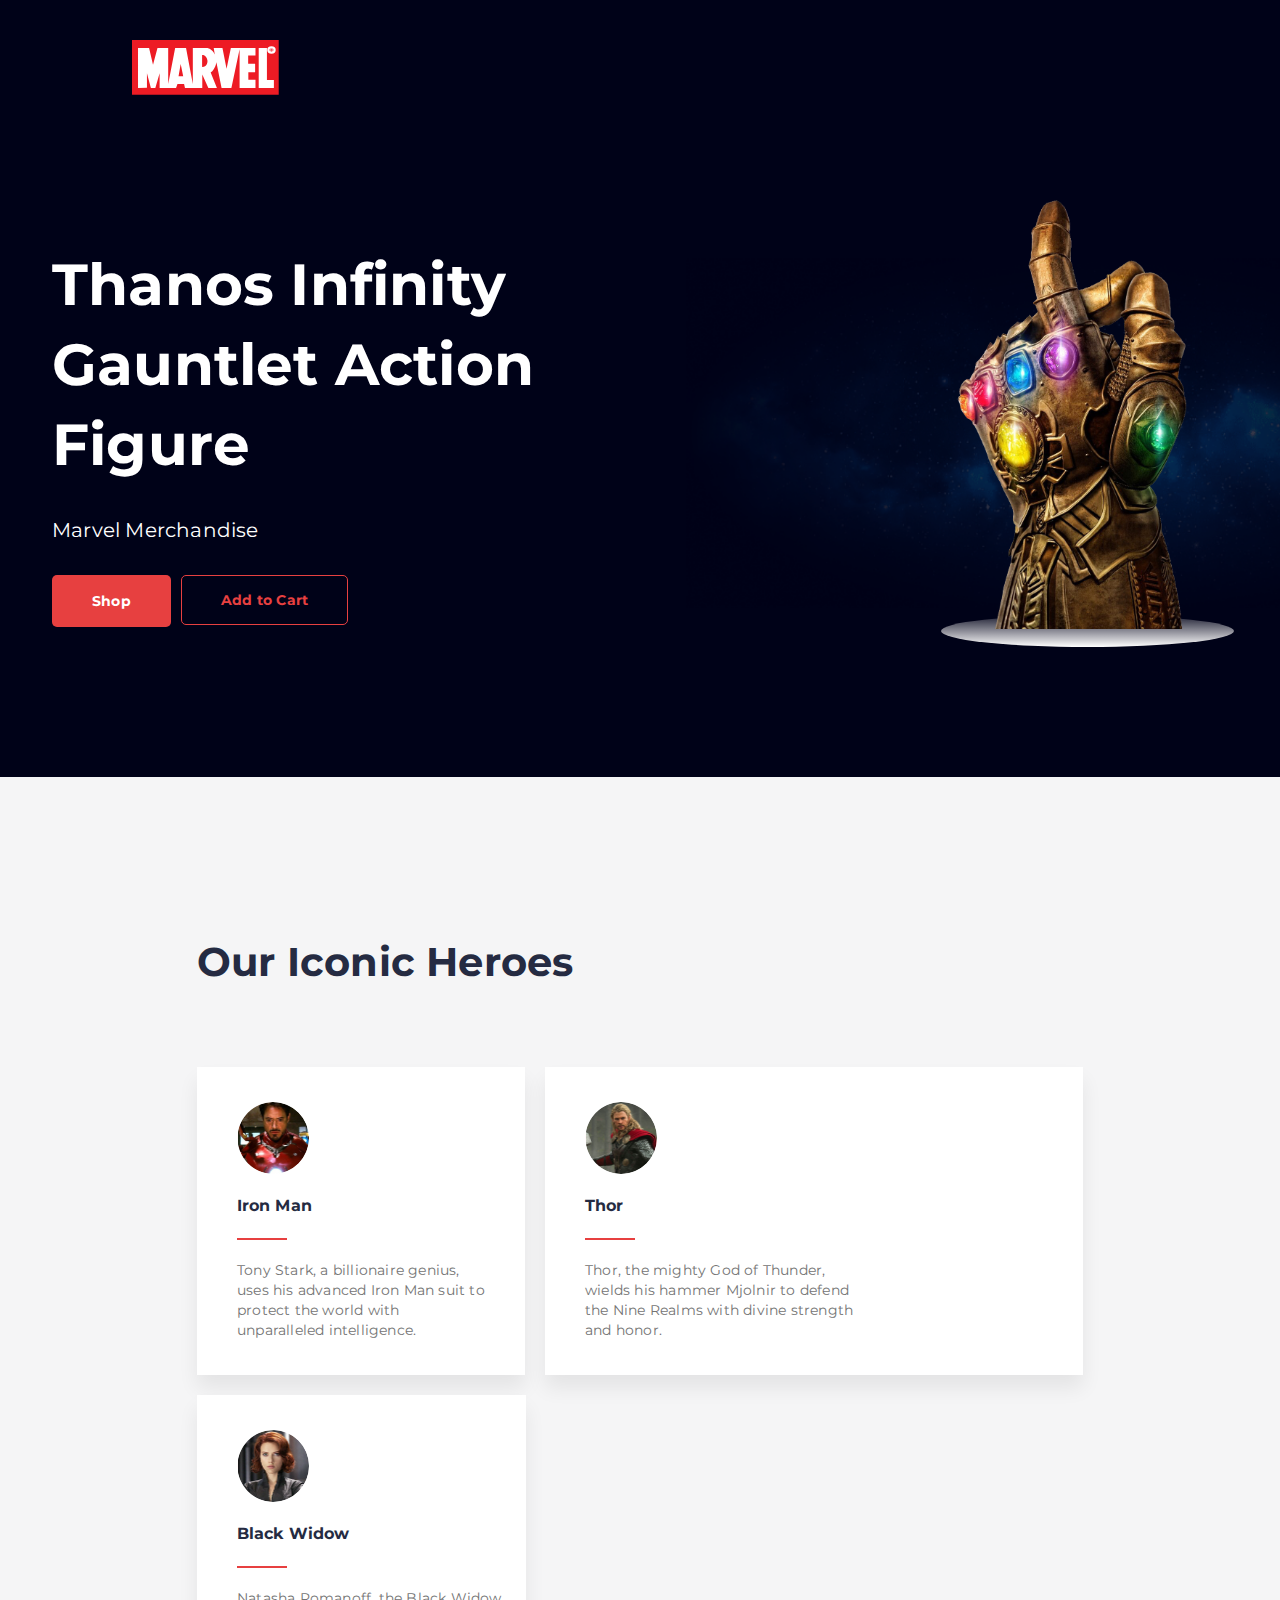
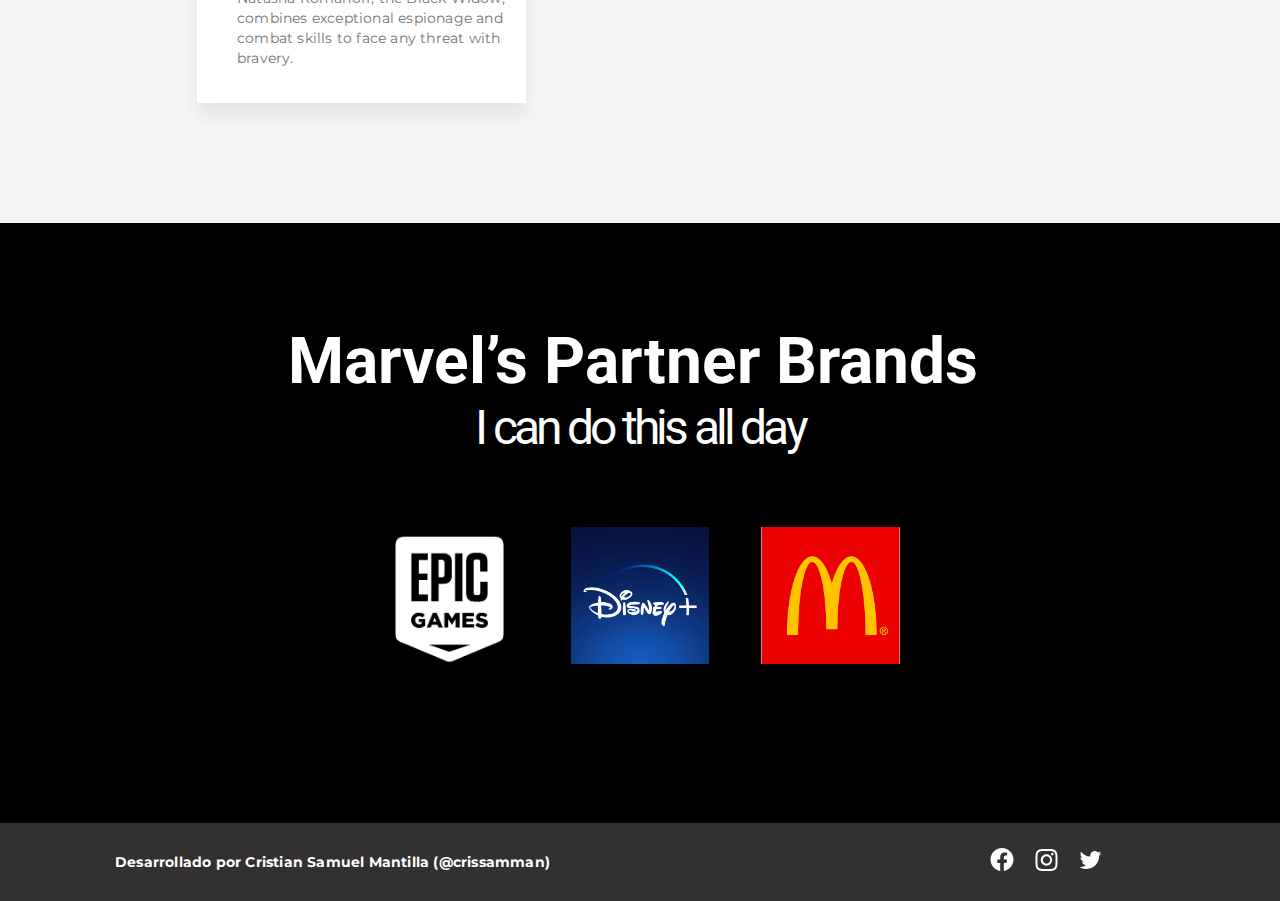
<file: index.html>
<!DOCTYPE html>
<html>
  <head>
    <meta charset="utf-8" />
    <meta name="viewport" content="initial-scale=1, width=device-width" />
    <link rel="stylesheet" href="css/global.css" />
    <link rel="stylesheet" href="css/slide.css" />
    <link
      rel="stylesheet"
      href="https://fonts.googleapis.com/css2?family=Montserrat:wght@400;500;600;700&display=swap"
    />
    <link
      rel="stylesheet"
      href="https://fonts.googleapis.com/css2?family=Roboto:wght@400;700&display=swap"
    />
    <link
      rel="stylesheet"
      href="https://fonts.googleapis.com/css2?family=Open+Sans:wght@400;600&display=swap"
    />
    <style>
      @font-face {
        font-family: "Lato";
        src: url("./public/Lato-Bold.ttf");
        font-weight: 600;
      }
    </style>
  </head>
  <body>
    <div class="slide">
      <header class="header-1">
        <div class="header-1-inner">
          <img
            class="frame-child"
            loading="lazy"
            alt=""
            src="./public/group-1.svg"
          />
        </div>
        <div class="row">
          <div class="col-md-6">
            <h1 class="h1-headline-sec-">
              Thanos Infinity Gauntlet Action Figure
            </h1>
            <h3 class="h4-sub-headline-sec-">Marvel Merchandise</h3>
            <div class="cta">
              <button class="button-md-sec-">
                <a href="slide.html">
                  <b class="btn-text">Shop</b>
                </a>
              </button>
              <button class="button-md-sec-1">
                <a href="articulo.html">
                  <b class="btn-text1">Add to Cart</b>
                </a>
              </button>
            </div>
          </div>
          <div class="hero-cover-1">
            <div class="ellipse-parent">
              <div class="frame-item"></div>
              <img
                class="image-3-icon"
                alt=""
                src="./public/image-3@2x.png"
              />
              <img
                class="pngitem-1129132-1-icon"
                loading="lazy"
                alt=""
                src="./public/pngitem-1129132-1@2x.png"
              />
            </div>
          </div>
        </div>
      </header>
      <section class="layout-1">
        <h1 class="h2-section-title-1-sec-">Our Iconic Heroes</h1>
        <div class="row1">
          <div class="card">
            <img
              class="circle-sec-icon"
              loading="lazy"
              alt=""
              src="./public/circle-sec@2x.png"
            />
            <b class="h5-feature-title-sec-">Iron Man</b>
            <div class="fixed-width-fixed-height-sec-"></div>
            <div class="paragraph-feature-description">
              Tony Stark, a billionaire genius, uses his advanced Iron Man suit
              to protect the world with unparalleled intelligence.
            </div>
          </div>
          <div class="card1">
            <img
              class="circle-sec-icon1"
              alt=""
              src="./public/circle-sec-1@2x.png"
            />
            <b class="h5-feature-title-sec-1">Thor</b>
            <div class="fixed-width-fixed-height-sec-1"></div>
            <div class="paragraph-feature-description1">
              Thor, the mighty God of Thunder, wields his hammer Mjolnir to
              defend the Nine Realms with divine strength and honor.
            </div>
          </div>
          <div class="card2">
            <img
              class="circle-sec-icon2"
              alt=""
              src="./public/circle-sec-2@2x.png"
            />
            <b class="h5-feature-title-sec-2">Black Widow</b>
            <div class="fixed-width-fixed-height-sec-2"></div>
            <div class="paragraph-feature-description2">
              Natasha Romanoff, the Black Widow, combines exceptional espionage
              and combat skills to face any threat with bravery.
            </div>
          </div>
        </div>
      </section>
      <section class="stats-1">
        <div class="partner-brands">
          <h1 class="marvels-partner-brands">Marvel’s Partner Brands</h1>
          <div class="i-can-do-this-all-day-wrapper">
            <h1 class="i-can-do">I can do this all day</h1>
          </div>
        </div>
        <div class="stats-1-inner">
          <div class="epic-parent">
            <img
              class="epic-icon"
              loading="lazy"
              alt=""
              src="./public/epic@2x.png"
            />
            <img
              class="disney-icon"
              loading="lazy"
              alt=""
              src="./public/disney@2x.png"
            />
            <img
              class="mcd-icon"
              loading="lazy"
              alt=""
              src="./public/mcd@2x.png"
            />
          </div>
        </div>
      </section>
      <footer class="footer">
        <div class="div">
          <div class="container">
            <div class="row2">
              <div class="col-md-7">
                <b class="made-with-love">
                  Made With Love By Frontend All Right Reserved
                </b>
              </div>
              <div class="col-md-61">
                <div class="social-media">
                  <img
                    class="facebook-icon"
                    alt=""
                    src="./public/facebook.svg"
                  />
                  <img
                    class="instagram-icon"
                    alt=""
                    src="./public/instagram.svg"
                  />
                  <img
                    class="twitter-icon"
                    alt=""
                    src="./public/twitter.svg"
                  />
                </div>
              </div>
            </div>
          </div>
        </div>
      </footer>
      <div class="footer1">
        <div class="div1">
          <div class="container1">
            <div class="row3">
              <div class="col-md-71">
                <b class="made-with-love1">
                  Desarrollado por Cristian Samuel Mantilla (@crissamman)
                </b>
              </div>
              <div class="col-md-62">
                <div class="social-media1">
                  <a href="https://www.facebook.com/crissamman" target="_blank">
                    <img
                      class="facebook-icon1"
                      alt="Facebook"
                      src="./public/facebook.svg"
                    />
                  </a>
                  <a href="https://www.instagram.com/crissamman" target="_blank">
                    <img
                      class="instagram-icon1"
                      alt="Instagram"
                      src="./public/instagram.svg"
                    />
                  </a>
                  <a href="https://www.twitter.com/crissamman" target="_blank">
                    <img
                      class="twitter-icon1"
                      alt="Twitter"
                      src="./public/twitter.svg"
                    />
                  </a>
                </div>
              </div>              
                </div>
              </div>
            </div>
          </div>
        </div>
      </div>
    </div>
  </body>
</html>
</file>
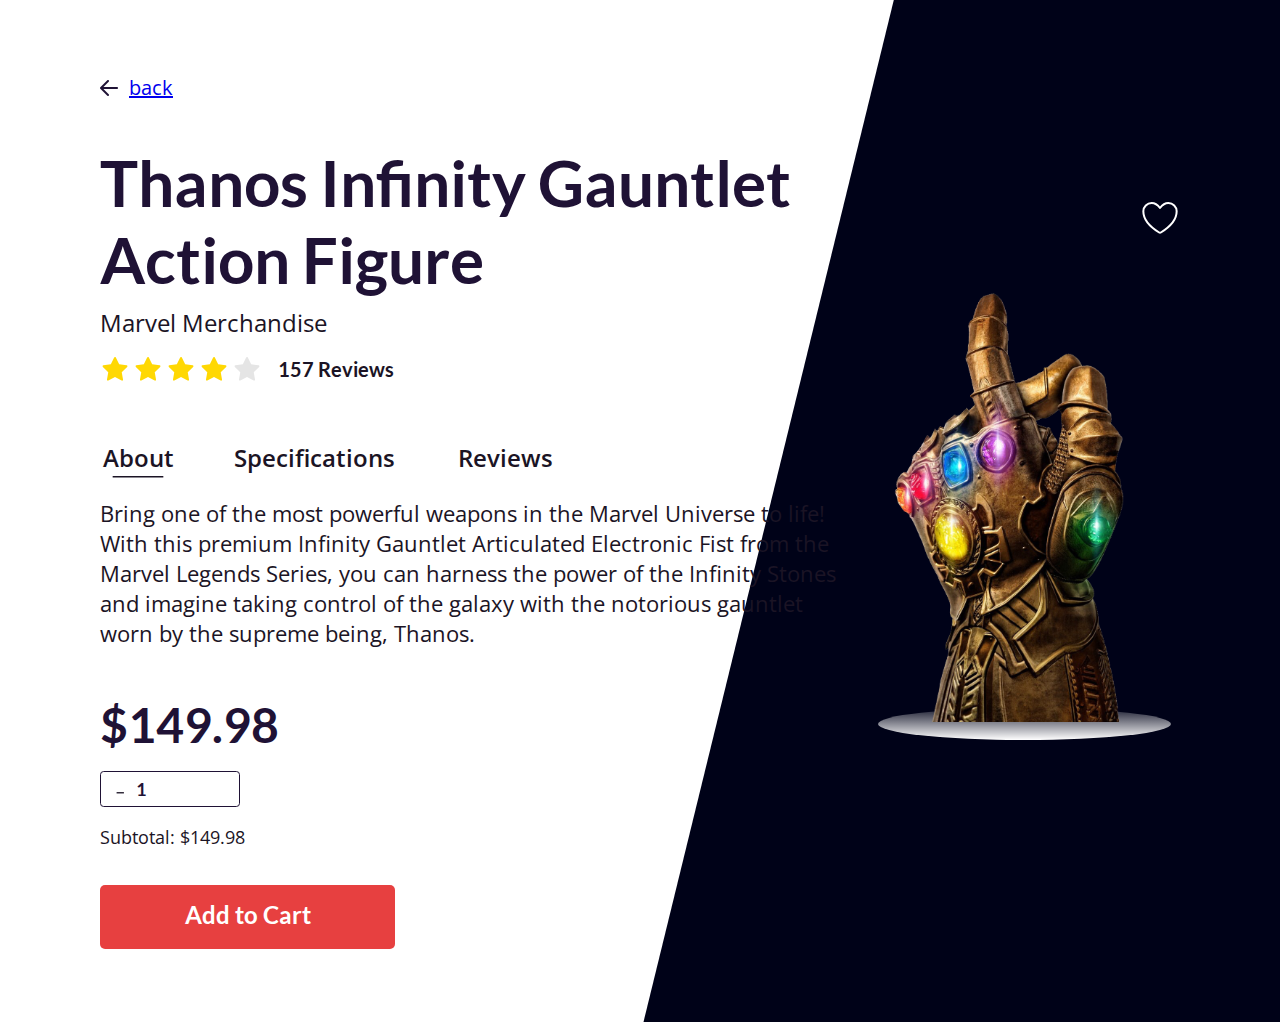
<file: articulo.html>
<!DOCTYPE html>
<html>
  <head>
    <meta charset="utf-8" />
    <meta name="viewport" content="initial-scale=1, width=device-width" />

    <link rel="stylesheet" href="css/global.css" />
    <link rel="stylesheet" href="css/articulo.css" />
    <link
      rel="stylesheet"
      href="https://fonts.googleapis.com/css2?family=Montserrat:wght@400;500;600;700&display=swap"
    />
    <link
      rel="stylesheet"
      href="https://fonts.googleapis.com/css2?family=Roboto:wght@400;700&display=swap"
    />
    <link
      rel="stylesheet"
      href="https://fonts.googleapis.com/css2?family=Open+Sans:wght@400;600&display=swap"
    />

    <style>
      @font-face {
        font-family: "Lato";
        src: url("./public/Lato-Bold.ttf");
        font-weight: 600;
      }
    </style>
  </head>
  <body>
    <div class="artculo">
      <div class="header">
        <div class="vector-parent">
          <img class="frame-inner" alt="" src="./public/vector-5.svg" />

          <div class="ellipse-div"></div>
          <img
            class="pngitem-1129132-1-icon1"
            loading="lazy"
            alt=""
            src="./public/pngitem-1129132-1@2x.png"
          />

          <img
            class="heart-icon"
            loading="lazy"
            alt="Heart icon"
            src="./public/heart-icon.svg"
          />
        </div>
      </div>
      <div class="content">
        <div class="navigation">
          <div class="arrow-wrapper">
            <img
              class="arrow-icon"
              loading="lazy"
              alt=""
              src="./public/arrow@2x.png"
            />
          </div>
          <a href="index.html"><div class="back1">back</div></a>
        </div>
        <div class="product-details">
          <div class="product-info">
            <div class="product-title">
              <h1 class="thanos-infinity-gauntlet">
                Thanos Infinity Gauntlet Action Figure
              </h1>
              <div class="marvel-merchandise">Marvel Merchandise</div>
            </div>
            <div class="rating">
              <img
                class="star-icon"
                loading="lazy"
                alt=""
                src="./public/star.svg"
              />
              <div class="review-count">
                <div class="reviews">157 Reviews</div>
              </div>
            </div>
          </div>
        </div>
      </div>
      <div class="tabs">
        <div class="tab-buttons">
          <div class="tab-content">
            <div class="about-title-parent">
              <div class="about-title">
                <div class="about">About</div>
              </div>
              <img
                class="about-icon"
                loading="lazy"
                alt=""
                src="./public/vector-3.svg"
              />
            </div>
            <div class="specs">
              <div class="specifications">Specifications</div>
            </div>
            <div class="reviews1">Reviews</div>
          </div>
          <div class="bring-one-of">
            Bring one of the most powerful weapons in the Marvel Universe to
            life! With this premium Infinity Gauntlet Articulated Electronic
            Fist from the Marvel Legends Series, you can harness the power of the
            Infinity Stones and imagine taking control of the galaxy with the
            notorious gauntlet worn by the supreme being, Thanos.
          </div>
        </div>
      </div>
      <div class="cart-details-wrapper">
        <div class="cart-details">
          <div class="quantity">
            <div class="quantity-label">$149.98</div>
            <div class="qnty" required>
              <label class="label" for="file-9721:44">
                <div class="qnty-child"></div>
                <div class="input-buttons">
                  <div class="plus-minus-buttons">
                    <div class="button-container">
                      <img
                        class="button-icon"
                        loading="lazy"
                        alt=""
                        src="./public/vector-2.svg"
                      />
                    </div>
                    <div class="button-label">1</div>
                  </div>
                </div>
              </label>
              <input class="input" type="number" id="file-9721:44" value="1" min="1" required />
            </div>
            <div class="subtotal-14998">Subtotal: $149.98</div>
          </div>
          <button class="add-to-cart">
            <div class="add-to-cart-child"></div>
            <div class="add-to-cart1">Add to Cart</div>
            <div class="button-md-sec-2">
              <div class="btn-text2">Add to Cart</div>
            </div>
          </button>
        </div>
      </div>
    </div>
  </body>
</html>
</file>
<file: css/global.css>
body {
  margin: 0;
  line-height: normal;
}

:root {
  /* fonts */
  --h6: Montserrat;
  --font-roboto: Roboto;
  --font-lato: Lato;
  --font-open-sans: "Open Sans";

  /* font sizes */
  --h6-size: 14px;
  --font-size-29xl: 48px;
  --font-size-10xl: 29px;
  --font-size-19xl: 38px;
  --font-size-45xl: 64px;
  --font-size-32xl: 51px;
  --h5-size: 16px;
  --h2-size: 40px;
  --font-size-5xl: 24px;
  --font-size-xl: 20px;
  --font-size-lgi: 19px;
  --font-size-lg: 18px;
  --font-size-mid-6: 17.6px;

  /* Colors */
  --light-background-color: #fff;
  --color-gray-100: #fafafa;
  --color-gray-200: #1f1235;
  --color-gray-300: #1b1425;
  --color-darkslategray-100: #323030;
  --text-color: #252b42;
  --color-black: #000;
  --second-text-color: #737373;
  --danger-color: #e74040;
  --color-tomato-100: #ff5959;
  --color-salmon: #ff6e6c;
  --color-gainsboro: #d9d9d9;

  /* Gaps */
  --gap-xl: 20px;
  --gap-lg: 18px;
  --gap-11xl: 30px;
  --gap-3xs-6: 9.6px;
  --gap-base: 16px;
  --gap-5xs: 8px;
  --gap-6xl: 25px;
  --gap-mini: 15px;
  --gap-2xs: 11px;
  --gap-sm: 14px;

  /* Paddings */
  --padding-xl: 20px;
  --padding-6xl: 25px;
  --padding-12xs: 1px;
  --padding-43xl: 62px;
  --padding-83xl: 102px;
  --padding-2xl: 21px;
  --padding-16xl: 35px;
  --padding-21xl: 40px;
  --padding-smi: 13px;
  --padding-mini: 15px;
  --padding-5xl: 24px;
  --padding-29xl: 48px;
  --padding-10xs: 3px;
  --padding-10xs-9: 2.9px;
  --padding-11xs: 2px;
  --padding-8xs: 5px;
  --padding-14xl: 33px;
  --padding-4xl: 23px;
  --padding-4xs: 9px;
  --padding-12xl: 31px;
  --padding-49xl: 68px;
  --padding-7xl: 26px;
  --padding-50xl: 69px;
  --padding-13xl: 32px;

  /* Border radiuses */
  --br-181xl: 200px;
  --br-8xs: 5px;
  --br-9xs-7: 3.7px;

  /* Effects */
  --accentued-drop-shadow: 0px 13px 19px rgba(0, 0, 0, 0.07);
}
</file>
<file: css/slide.css>
.frame-child {
  height: 58px;
  width: 211px;
  position: relative;
}
.header-1-inner {
  width: 475px;
  display: flex;
  flex-direction: row;
  align-items: flex-start;
  justify-content: center;
  padding: 0 var(--padding-xl);
  box-sizing: border-box;
  max-width: 100%;
}
.h1-headline-sec- {
  margin: 0;
  width: 542px;
  font-size: inherit;
  line-height: 80px;
  font-weight: 700;
  font-family: inherit;
  max-width: 100%;
}
.btn-text,
.h1-headline-sec-,
.h4-sub-headline-sec- {
  position: relative;
  letter-spacing: 0.2px;
  display: inline-block;
}
.h4-sub-headline-sec- {
  margin: 0;
  width: 458px;
  font-size: var(--font-size-xl);
  line-height: 30px;
  font-weight: 400;
  font-family: inherit;
  white-space: nowrap;
  max-width: 100%;
}
.btn-text {
  font-size: var(--h6-size);
  line-height: 22px;
  font-family: var(--h6);
  color: var(--light-background-color);
  text-align: center;
  min-width: 39px;
}
.button-md-sec- {
  cursor: pointer;
  border: 0;
  padding: var(--padding-mini) var(--padding-21xl);
  background-color: var(--danger-color);
  border-radius: var(--br-8xs);
  overflow: hidden;
  display: flex;
  flex-direction: column;
  align-items: center;
  justify-content: flex-start;
}
.button-md-sec-:hover {
  background-color: var(--color-tomato-100);
}
.btn-text1 {
  position: relative;
  font-size: var(--h6-size);
  letter-spacing: 0.2px;
  line-height: 22px;
  display: inline-block;
  font-family: var(--h6);
  color: var(--danger-color);
  text-align: center;
  min-width: 87px;
}
.button-md-sec-1 {
  cursor: pointer;
  border: 1px solid var(--danger-color);
  padding: var(--padding-smi) 39px;
  background-color: transparent;
  border-radius: var(--br-8xs);
  overflow: hidden;
  display: flex;
  flex-direction: column;
  align-items: center;
  justify-content: flex-start;
  white-space: nowrap;
}
.button-md-sec-1:hover {
  background-color: rgba(255, 89, 89, 0.09);
  border: 1px solid var(--color-tomato-100);
  box-sizing: border-box;
}
.col-md-6,
.cta {
  display: flex;
  align-items: flex-start;
}
.cta {
  flex-direction: row;
  justify-content: flex-start;
  gap: 10px;
}
.col-md-6 {
  position: absolute;
  top: 150px;
  left: calc(50% - 588px);
  width: 573px;
  overflow: hidden;
  flex-direction: column;
  justify-content: center;
  padding: 0 var(--padding-xl) 0 0;
  box-sizing: border-box;
  gap: var(--gap-11xl);
  max-width: 100%;
}
.frame-item {
  position: absolute;
  top: 416px;
  left: 255px;
  border-radius: 50%;
  background: linear-gradient(180deg, rgba(255, 255, 255, 0.1), #fff);
  width: 293px;
  height: 32px;
}
.image-3-icon {
  position: absolute;
  top: 59px;
  left: 0;
  width: 756px;
  height: 350px;
  object-fit: cover;
  mix-blend-mode: lighten;
}
.pngitem-1129132-1-icon {
  position: absolute;
  top: 0;
  left: 271px;
  width: 230px;
  height: 429.8px;
  object-fit: cover;
  z-index: 1;
}
.ellipse-parent {
  height: 448px;
  width: 754px;
  position: relative;
  flex-shrink: 0;
  max-width: 108%;
}
.header-1,
.hero-cover-1,
.row {
  overflow: hidden;
  max-width: 100%;
}
.hero-cover-1 {
  position: absolute;
  top: 15px;
  left: 686px;
  width: 704px;
  height: 682px;
  display: flex;
  flex-direction: row;
  align-items: flex-start;
  justify-content: flex-start;
  padding: 89px 0;
  box-sizing: border-box;
  z-index: 1;
}
.header-1,
.row {
  align-self: stretch;
}
.row {
  height: 682px;
  position: relative;
  flex-shrink: 0;
}
.header-1 {
  background-color: #000218;
  display: flex;
  flex-direction: column;
  align-items: flex-start;
  justify-content: flex-start;
  padding: 37px 0 0;
  box-sizing: border-box;
  text-align: left;
  font-size: 58px;
  color: var(--light-background-color);
  font-family: var(--h6);
}
.h2-section-title-1-sec- {
  margin: 0;
  position: relative;
  font-size: inherit;
  letter-spacing: 0.2px;
  line-height: 50px;
  font-weight: 700;
  font-family: inherit;
  display: inline-block;
  max-width: 100%;
}
.circle-sec-icon {
  width: 72px;
  height: 72px;
  position: relative;
  border-radius: var(--br-181xl);
  overflow: hidden;
  flex-shrink: 0;
  object-fit: cover;
}
.h5-feature-title-sec- {
  position: relative;
  letter-spacing: 0.1px;
  line-height: 24px;
  display: inline-block;
  min-width: 76px;
}
.fixed-width-fixed-height-sec- {
  width: 50px;
  height: 2px;
  position: relative;
  background-color: var(--danger-color);
}
.paragraph-feature-description {
  width: 253px;
  position: relative;
  font-size: var(--h6-size);
  letter-spacing: 0.2px;
  line-height: 20px;
  color: var(--second-text-color);
  display: inline-block;
}
.card,
.circle-sec-icon1 {
  overflow: hidden;
  flex-shrink: 0;
}
.card {
  width: 328px;
  box-shadow: var(--accentued-drop-shadow);
  background-color: var(--light-background-color);
  display: flex;
  flex-direction: column;
  align-items: flex-start;
  justify-content: flex-start;
  padding: var(--padding-16xl) var(--padding-xl) var(--padding-16xl)
    var(--padding-21xl);
  box-sizing: border-box;
  gap: var(--gap-xl);
  max-width: 100%;
}
.circle-sec-icon1 {
  width: 72px;
  height: 72px;
  position: relative;
  border-radius: var(--br-181xl);
  object-fit: cover;
}
.h5-feature-title-sec-1 {
  position: relative;
  letter-spacing: 0.1px;
  line-height: 24px;
  display: inline-block;
  min-width: 39px;
}
.fixed-width-fixed-height-sec-1 {
  width: 50px;
  height: 2px;
  position: relative;
  background-color: var(--danger-color);
}
.paragraph-feature-description1 {
  width: 270px;
  position: relative;
  font-size: var(--h6-size);
  letter-spacing: 0.2px;
  line-height: 20px;
  color: var(--second-text-color);
  display: inline-block;
}
.card1 {
  flex: 1;
  box-shadow: var(--accentued-drop-shadow);
  background-color: var(--light-background-color);
  overflow: hidden;
  display: flex;
  flex-direction: column;
  align-items: flex-start;
  justify-content: flex-start;
  padding: var(--padding-16xl) var(--padding-xl) var(--padding-16xl)
    var(--padding-21xl);
  box-sizing: border-box;
  gap: var(--gap-xl);
  min-width: 226px;
  max-width: 100%;
}
.circle-sec-icon2 {
  width: 72px;
  height: 72px;
  position: relative;
  border-radius: var(--br-181xl);
  overflow: hidden;
  flex-shrink: 0;
  object-fit: cover;
}
.h5-feature-title-sec-2 {
  position: relative;
  letter-spacing: 0.1px;
  line-height: 24px;
  display: inline-block;
  min-width: 113px;
}
.fixed-width-fixed-height-sec-2 {
  width: 50px;
  height: 2px;
  position: relative;
  background-color: var(--danger-color);
}
.paragraph-feature-description2 {
  align-self: stretch;
  position: relative;
  font-size: var(--h6-size);
  letter-spacing: 0.2px;
  line-height: 20px;
  color: var(--second-text-color);
}
.card2,
.layout-1,
.row1 {
  display: flex;
  align-items: flex-start;
  justify-content: flex-start;
  max-width: 100%;
}
.card2 {
  width: 329px;
  box-shadow: var(--accentued-drop-shadow);
  background-color: var(--light-background-color);
  overflow: hidden;
  flex-shrink: 0;
  flex-direction: column;
  padding: var(--padding-16xl) var(--padding-xl) var(--padding-16xl)
    var(--padding-21xl);
  box-sizing: border-box;
  gap: var(--gap-xl);
}
.layout-1,
.row1 {
  align-self: stretch;
}
.row1 {
  flex-direction: row;
  flex-wrap: wrap;
  align-content: flex-start;
  gap: var(--gap-xl);
  font-size: var(--h5-size);
}
.layout-1 {
  background-color: rgba(205, 205, 210, 0.2);
  overflow: hidden;
  flex-direction: column;
  padding: 160px 197px 120px;
  box-sizing: border-box;
  gap: 80px;
  text-align: left;
  font-size: var(--h2-size);
  color: var(--text-color);
  font-family: var(--h6);
}
.i-can-do,
.marvels-partner-brands {
  margin: 0;
  position: relative;
  font-size: inherit;
  font-family: inherit;
}
.marvels-partner-brands {
  align-self: stretch;
  line-height: 74px;
  font-weight: 700;
}
.i-can-do {
  letter-spacing: -0.08em;
  font-weight: 400;
}
.i-can-do-this-all-day-wrapper {
  align-self: stretch;
  display: flex;
  flex-direction: row;
  align-items: flex-start;
  justify-content: center;
  padding: 0 var(--padding-xl) 0 var(--padding-2xl);
  font-size: var(--font-size-29xl);
}
.partner-brands {
  width: 703px;
  display: flex;
  flex-direction: column;
  align-items: flex-start;
  justify-content: flex-start;
  max-width: 100%;
}
.disney-icon,
.epic-icon,
.mcd-icon {
  height: 137.3px;
  width: 138.8px;
  position: relative;
  object-fit: cover;
  min-height: 137px;
}
.disney-icon,
.mcd-icon {
  height: 136.6px;
}
.mcd-icon {
  height: 137.3px;
}
.epic-parent {
  display: flex;
  flex-direction: row;
  align-items: flex-start;
  justify-content: flex-start;
  gap: 51.6px;
  max-width: 100%;
}
.stats-1,
.stats-1-inner {
  display: flex;
  box-sizing: border-box;
  max-width: 100%;
}
.stats-1-inner {
  width: 703px;
  flex-direction: row;
  align-items: flex-start;
  justify-content: center;
  padding: 0 0 0 var(--padding-12xs);
}
.stats-1 {
  align-self: stretch;
  background-color: var(--color-black);
  overflow: hidden;
  flex-direction: column;
  align-items: center;
  justify-content: flex-start;
  padding: var(--padding-83xl) var(--padding-2xl) 157px var(--padding-xl);
  gap: 71px;
  min-height: 600px;
  text-align: left;
  font-size: var(--font-size-45xl);
  color: var(--light-background-color);
  font-family: var(--font-roboto);
}
.made-with-love {
  position: relative;
  letter-spacing: 0.2px;
  line-height: 24px;
  display: inline-block;
  max-width: 100%;
}
.col-md-7 {
  width: 600px;
  overflow: hidden;
  flex-shrink: 0;
  display: flex;
  flex-direction: column;
  align-items: flex-start;
  justify-content: flex-start;
  max-width: 100%;
}
.facebook-icon,
.instagram-icon,
.twitter-icon {
  width: 24px;
  position: relative;
  overflow: hidden;
  flex-shrink: 0;
}
.facebook-icon,
.instagram-icon {
  height: 24px;
  min-height: 24px;
}
.twitter-icon {
  height: 19.8px;
}
.col-md-61,
.social-media {
  overflow: hidden;
  display: flex;
  align-items: center;
}
.social-media {
  flex-direction: row;
  justify-content: center;
  padding: 0 var(--padding-xl);
  gap: var(--gap-xl);
}
.col-md-61 {
  width: 236px;
  flex-shrink: 0;
  flex-direction: column;
  justify-content: flex-start;
}
.container,
.div,
.row2 {
  overflow: hidden;
  max-width: 100%;
}
.row2 {
  align-self: stretch;
  display: flex;
  flex-direction: row;
  align-items: center;
  justify-content: space-between;
  padding: 0 var(--padding-12xs) 0 0;
  box-sizing: border-box;
  gap: var(--gap-xl);
}
.container,
.div {
  position: absolute;
  top: 0;
}
.container {
  left: calc(50% - 525px);
  width: 1050px;
  display: flex;
  flex-direction: column;
  align-items: flex-start;
  justify-content: flex-start;
  padding: var(--padding-6xl) 0;
  box-sizing: border-box;
}
.div {
  left: calc(50% - 720px);
  background-color: var(--color-darkslategray-100);
  width: 100%;
  height: 100%;
}
.footer,
.made-with-love1 {
  position: relative;
  max-width: 100%;
}
.footer {
  align-self: stretch;
  height: 74px;
  background-color: var(--color-gray-100);
  overflow: hidden;
  flex-shrink: 0;
  display: none;
  text-align: left;
  font-size: var(--h6-size);
  color: var(--light-background-color);
  font-family: var(--h6);
}
.made-with-love1 {
  letter-spacing: 0.2px;
  line-height: 24px;
  display: inline-block;
}
.col-md-71 {
  width: 600px;
  overflow: hidden;
  flex-shrink: 0;
  display: flex;
  flex-direction: column;
  align-items: flex-start;
  justify-content: flex-start;
  padding: 0 var(--padding-xl) 0 0;
  box-sizing: border-box;
  max-width: 100%;
}
.facebook-icon1,
.instagram-icon1,
.twitter-icon1 {
  width: 24px;
  position: relative;
  overflow: hidden;
  flex-shrink: 0;
}
.facebook-icon1,
.instagram-icon1 {
  height: 24px;
  min-height: 24px;
}
.twitter-icon1 {
  height: 19.8px;
}
.social-media1 {
  flex-direction: row;
  justify-content: center;
  gap: var(--gap-xl);
}
.col-md-62,
.row3,
.social-media1 {
  overflow: hidden;
  display: flex;
  align-items: center;
}
.col-md-62 {
  flex-direction: column;
  justify-content: flex-start;
  padding: 0 var(--padding-43xl);
}
.row3 {
  align-self: stretch;
  flex-direction: row;
  justify-content: space-between;
  max-width: 100%;
  gap: var(--gap-xl);
}
.container1 {
  width: 1050px;
  flex-shrink: 0;
  flex-direction: column;
  justify-content: flex-start;
  padding: var(--padding-6xl) var(--padding-12xs) var(--padding-6xl) 0;
  box-sizing: border-box;
  max-width: 100%;
}
.container1,
.div1,
.footer1,
.slide {
  overflow: hidden;
  display: flex;
  align-items: flex-start;
}
.div1 {
  flex: 1;
  background-color: var(--color-darkslategray-100);
  flex-direction: row;
  justify-content: center;
  padding: 0 var(--padding-xl);
  box-sizing: border-box;
  max-width: 100%;
}
.footer1,
.slide {
  justify-content: flex-start;
}
.footer1 {
  align-self: stretch;
  background-color: var(--color-gray-100);
  flex-direction: row;
  max-width: 100%;
  z-index: 1;
}
.slide {
  width: 100%;
  position: relative;
  background-color: var(--light-background-color);
  flex-direction: column;
  line-height: normal;
  letter-spacing: normal;
  text-align: left;
  font-size: var(--h6-size);
  color: var(--light-background-color);
  font-family: var(--h6);
}
@media screen and (max-width: 1050px) {
  .h2-section-title-1-sec- {
    font-size: 32px;
    line-height: 40px;
  }
  .layout-1 {
    gap: 40px;
    padding: 104px 98px 78px;
    box-sizing: border-box;
  }
  .marvels-partner-brands {
    font-size: var(--font-size-32xl);
    line-height: 59px;
  }
  .i-can-do {
    font-size: var(--font-size-19xl);
  }
  .stats-1 {
    gap: 35px;
  }
  .row2 {
    flex-wrap: wrap;
  }
  .div,
  .footer {
    height: auto;
    min-height: 74;
  }
  .row3 {
    flex-wrap: wrap;
  }
  .footer1 {
    gap: var(--gap-xl);
  }
}
@media screen and (max-width: 750px) {
  .epic-parent {
    gap: 26px;
    flex-wrap: wrap;
  }
  .stats-1 {
    padding-top: 66px;
    padding-bottom: var(--padding-83xl);
    box-sizing: border-box;
  }
  .div1 {
    gap: var(--gap-xl);
  }
}
@media screen and (max-width: 450px) {
  .h2-section-title-1-sec- {
    font-size: var(--font-size-5xl);
    line-height: 30px;
  }
  .layout-1 {
    gap: var(--gap-xl);
    padding-left: var(--padding-xl);
    padding-right: var(--padding-xl);
    box-sizing: border-box;
  }
  .marvels-partner-brands {
    font-size: var(--font-size-19xl);
    line-height: 44px;
  }
  .i-can-do {
    font-size: var(--font-size-10xl);
  }
  .stats-1 {
    gap: var(--gap-lg);
  }
}
</file>
<file: css/articulo.css>
.ellipse-div,
.frame-inner {
  position: absolute;
  top: 0;
  left: 0;
  width: 100%;
  height: 100%;
}
.ellipse-div {
  top: 708px;
  left: 235px;
  border-radius: 50%;
  background: linear-gradient(180deg, rgba(255, 255, 255, 0.1), #fff);
  width: 293px;
  height: 32px;
  z-index: 1;
}
.pngitem-1129132-1-icon1 {
  position: absolute;
  top: 292px;
  left: 251px;
  width: 230px;
  height: 429.8px;
  object-fit: cover;
  z-index: 2;
}
.heart-icon {
  position: absolute;
  top: 198px;
  left: 497px;
  width: 40px;
  height: 40px;
  z-index: 1;
}
.vector-parent {
  height: 1024px;
  flex: 1;
  position: relative;
  max-width: 100%;
}
.header {
  width: 637px;
  margin: 0 !important;
  position: absolute;
  height: 100%;
  top: 0;
  right: 0;
  bottom: 0;
  display: flex;
  flex-direction: row;
  align-items: flex-start;
  justify-content: flex-start;
  max-width: 100%;
}
.arrow-icon {
  width: 24px;
  height: 24px;
  position: relative;
  object-fit: contain;
}
.arrow-wrapper {
  display: flex;
  flex-direction: column;
  align-items: flex-start;
  justify-content: flex-start;
  padding: var(--padding-11xs) 0 0;
}
.back {
  text-decoration: none;
  position: relative;
  color: inherit;
  display: inline-block;
  min-width: 44px;
}
.navigation {
  display: flex;
  flex-direction: row;
  align-items: flex-start;
  justify-content: flex-start;
  gap: var(--gap-5xs);
}
.thanos-infinity-gauntlet {
  margin: 0;
  align-self: stretch;
  position: relative;
  font-size: inherit;
  font-weight: 900;
  font-family: inherit;
  z-index: 1;
}
.marvel-merchandise {
  position: relative;
  font-size: var(--font-size-5xl);
  font-family: var(--font-open-sans);
  color: var(--color-gray-300);
}
.product-title {
  align-self: stretch;
  display: flex;
  flex-direction: column;
  align-items: flex-start;
  justify-content: flex-start;
  gap: var(--gap-5xs);
}
.star-icon {
  height: 30px;
  width: 162px;
  position: relative;
}
.reviews {
  position: relative;
  display: inline-block;
  min-width: 113px;
}
.review-count {
  flex-direction: column;
  padding: var(--padding-11xs) 0 0;
}
.content,
.product-details,
.product-info,
.rating,
.review-count {
  display: flex;
  align-items: flex-start;
  justify-content: flex-start;
}
.rating {
  flex-direction: row;
  gap: var(--gap-base);
  font-size: var(--font-size-xl);
  color: var(--color-gray-300);
}
.content,
.product-details,
.product-info {
  max-width: 100%;
}
.product-info {
  flex: 1;
  flex-direction: column;
  gap: var(--gap-base);
}
.content,
.product-details {
  box-sizing: border-box;
}
.product-details {
  align-self: stretch;
  flex-direction: row;
  padding: 0 0 0 var(--padding-10xs);
  font-size: var(--font-size-45xl);
  font-family: var(--font-lato);
}
.content {
  width: 831px;
  flex-direction: column;
  padding: 0 0 8px;
  gap: 43px;
}
.about {
  position: relative;
  font-weight: 600;
  display: inline-block;
  min-width: 71px;
}
.about-title {
  display: flex;
  flex-direction: row;
  align-items: flex-start;
  justify-content: flex-start;
  padding: 0 var(--padding-11xs) 0 var(--padding-10xs);
}
.about-icon {
  align-self: stretch;
  height: 2px;
  position: relative;
  max-width: 100%;
  overflow: hidden;
  flex-shrink: 0;
}
.about-title-parent {
  width: 76px;
  display: flex;
  flex-direction: column;
  align-items: flex-start;
  justify-content: flex-start;
  gap: 2.1px;
}
.specifications {
  position: relative;
  font-weight: 600;
}
.specs {
  display: flex;
  flex-direction: column;
  align-items: flex-start;
  justify-content: flex-start;
  padding: 0 var(--padding-8xs) 0 0;
}
.reviews1 {
  position: relative;
  font-weight: 600;
  display: inline-block;
  min-width: 94px;
}
.tab-content {
  width: 453px;
  display: flex;
  flex-direction: row;
  align-items: flex-start;
  justify-content: space-between;
  gap: var(--gap-xl);
  max-width: 100%;
}
.bring-one-of {
  align-self: stretch;
  position: relative;
  font-size: 22px;
  z-index: 1;
}
.tab-buttons,
.tabs {
  display: flex;
  align-items: flex-start;
  justify-content: flex-start;
  max-width: 100%;
}
.tab-buttons {
  flex: 1;
  flex-direction: column;
  gap: 19.9px;
}
.tabs {
  width: 762px;
  flex-direction: row;
  padding: 0 var(--padding-10xs);
  box-sizing: border-box;
  font-size: var(--font-size-5xl);
  color: var(--color-gray-300);
}
.quantity-label {
  position: relative;
  font-weight: 900;
  font-family: var(--font-lato);
  white-space: nowrap;
}
.qnty-child {
  width: 140.1px;
  position: relative;
  border-radius: 3.67px;
  background-color: var(--light-background-color);
  border: 0.7px solid var(--color-gray-200);
  box-sizing: border-box;
  height: 36px;
  display: none;
}
.qnty1 {
  width: 40px;
  height: 24px;
  position: relative;
  display: inline-block;
  flex-shrink: 0;
  z-index: 1;
}
.quantity-value {
  height: 26.9px;
  width: 46.9px;
  display: flex;
  flex-direction: column;
  align-items: flex-start;
  justify-content: flex-start;
  padding: var(--padding-10xs-9) 6px 0 0;
  box-sizing: border-box;
  color: var(--color-gray-300);
}
.button-icon {
  width: 11px;
  height: 2px;
  position: relative;
  z-index: 1;
}
.button-container {
  height: 15px;
  width: 11px;
  display: flex;
  flex-direction: column;
  align-items: flex-start;
  justify-content: flex-start;
  padding: var(--padding-smi) 0 0;
  box-sizing: border-box;
}
.button-label {
  height: 20.8px;
  width: 11px;
  position: relative;
  display: inline-block;
  flex-shrink: 0;
  z-index: 1;
}
.input-buttons,
.plus-minus-buttons {
  width: 31.6px;
  display: flex;
  align-items: flex-start;
  justify-content: flex-start;
}
.plus-minus-buttons {
  height: 20.8px;
  flex-direction: row;
  gap: var(--gap-3xs-6);
}
.input-buttons {
  height: 25.1px;
  flex-direction: column;
  padding: 4.3px 0 0;
  box-sizing: border-box;
  font-family: var(--font-lato);
}
.separator {
  height: 31.1px;
  width: 14.1px;
  position: relative;
  font-size: 23.5px;
  display: inline-block;
  flex-shrink: 0;
  z-index: 1;
}
.label {
  cursor: pointer;
}
.input {
  display: none;
}
.qnty {
  width: 140.1px;
  height: 36px;
  border-radius: 3.67px;
  background-color: var(--light-background-color);
  border: 0.7px solid var(--color-gray-200);
  box-sizing: border-box;
  display: flex;
  flex-direction: row;
  align-items: flex-start;
  justify-content: flex-start;
  padding: var(--padding-10xs-9) var(--padding-smi) var(--padding-11xs) 14px;
  gap: 9.5px;
  font-size: var(--font-size-mid-6);
}
.subtotal-14998 {
  position: relative;
  font-size: var(--font-size-lg);
  color: var(--color-gray-300);
}
.quantity {
  display: flex;
  flex-direction: column;
  align-items: flex-start;
  justify-content: flex-start;
  gap: var(--gap-lg);
}
.add-to-cart-child {
  align-self: stretch;
  width: 295px;
  position: relative;
  box-shadow: 0 4px 4px rgba(0, 0, 0, 0.25);
  border-radius: var(--br-8xs);
  background-color: var(--color-salmon);
  border: 1px solid var(--light-background-color);
  box-sizing: border-box;
  display: none;
}
.add-to-cart1,
.btn-text2 {
  position: relative;
  font-size: var(--font-size-5xl);
  font-weight: 600;
  font-family: var(--font-lato);
  color: var(--color-gray-200);
  text-align: left;
  display: none;
  min-width: 127px;
}
.btn-text2 {
  height: 29px;
  color: var(--light-background-color);
  text-align: center;
  display: inline-block;
}
.button-md-sec-2 {
  flex: 1;
  border-radius: var(--br-8xs);
  background-color: var(--danger-color);
  overflow: hidden;
  display: flex;
  flex-direction: row;
  align-items: flex-start;
  justify-content: center;
  padding: var(--padding-mini) var(--padding-xl) var(--padding-xl);
  white-space: nowrap;
  z-index: 2;
}
.add-to-cart {
  cursor: pointer;
  border: 0;
  padding: 0;
  background-color: transparent;
  align-self: stretch;
  flex-direction: row;
}
.add-to-cart,
.artculo,
.cart-details,
.cart-details-wrapper {
  display: flex;
  align-items: flex-start;
  justify-content: flex-start;
}
.cart-details {
  flex: 1;
  flex-direction: column;
  gap: 36px;
}
.artculo,
.cart-details-wrapper {
  box-sizing: border-box;
}
.cart-details-wrapper {
  width: 301px;
  flex-direction: row;
  padding: 0 var(--padding-10xs);
  font-size: var(--font-size-29xl);
}
.artculo {
  width: 100%;
  position: relative;
  background-color: var(--light-background-color);
  overflow: hidden;
  flex-direction: column;
  padding: 74px 97px 73px;
  gap: 48px;
  line-height: normal;
  letter-spacing: normal;
  text-align: left;
  font-size: var(--font-size-xl);
  color: var(--color-gray-200);
  font-family: var(--font-open-sans);
}
@media screen and (max-width: 1150px) {
  .artculo {
    padding-left: var(--padding-29xl);
    padding-right: var(--padding-29xl);
    box-sizing: border-box;
  }
}
@media screen and (max-width: 1050px) {
  .thanos-infinity-gauntlet {
    font-size: var(--font-size-32xl);
  }
  .quantity-label {
    font-size: var(--font-size-19xl);
  }
}
@media screen and (max-width: 750px) {
  .artculo {
    gap: 24px;
    padding-left: var(--padding-5xl);
    padding-right: var(--padding-5xl);
    box-sizing: border-box;
  }
}
@media screen and (max-width: 450px) {
  .back {
    font-size: var(--h5-size);
  }
  .thanos-infinity-gauntlet {
    font-size: var(--font-size-19xl);
  }
  .marvel-merchandise {
    font-size: var(--font-size-lgi);
  }
  .reviews {
    font-size: var(--h5-size);
  }
  .content {
    gap: 21px;
  }
  .about,
  .reviews1,
  .specifications {
    font-size: var(--font-size-lgi);
  }
  .tab-content {
    flex-wrap: wrap;
  }
  .bring-one-of {
    font-size: var(--font-size-lg);
  }
  .quantity-label {
    font-size: var(--font-size-10xl);
  }
  .add-to-cart1,
  .separator {
    font-size: var(--font-size-lgi);
  }
  .cart-details {
    gap: var(--gap-lg);
  }
}
</file>
